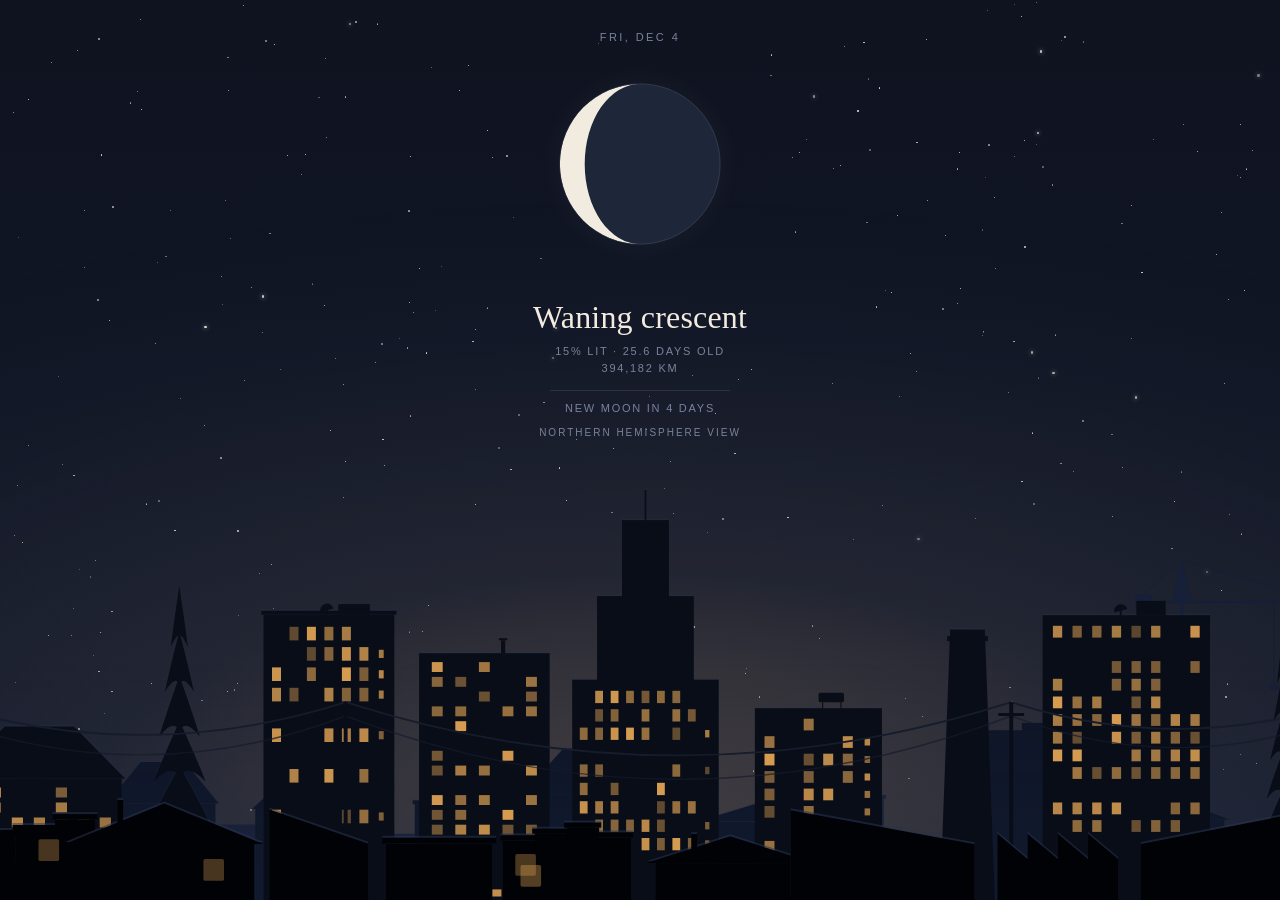
<file: index.html>
<!DOCTYPE html>
<html lang="en">
<head>
<meta charset="utf-8">
<meta name="viewport" content="width=device-width, initial-scale=1, viewport-fit=cover">
<title>Moon</title>
<meta name="description" content="The phase of the moon tonight, over a small city.">
<meta name="theme-color" content="#0f1320">
<meta name="apple-mobile-web-app-capable" content="yes">
<meta name="mobile-web-app-capable" content="yes">
<meta name="apple-mobile-web-app-title" content="Moon">
<meta name="apple-mobile-web-app-status-bar-style" content="black-translucent">
<link rel="manifest" href="manifest.json">
<link rel="icon" href="icons/icon-192.png" sizes="192x192" type="image/png">
<link rel="apple-touch-icon" href="icons/apple-touch-icon.png">
<link rel="stylesheet" href="css/moon.css">
</head>
<body>
  <div id="install" class="install" role="region" aria-label="Install" hidden>
    <span id="install-text"></span>
    <button id="install-add" type="button" hidden>Add</button>
    <button id="install-no" type="button" aria-label="Dismiss">&times;</button>
  </div>

  <div id="sky" aria-hidden="true"></div>
  <div id="glow" aria-hidden="true"></div>

  <div class="date fade" id="date"></div>

  <div class="moon-wrap fade" style="animation-delay:.05s">
   <div class="moon-pos">
    <svg viewBox="-128 -128 256 256" role="img" aria-labelledby="a11y">
      <title id="a11y">Moon phase</title>
      <defs>
        <radialGradient id="moonGlow">
          <stop offset="42%" stop-color="rgba(242,236,224,.20)"/>
          <stop offset="100%" stop-color="rgba(242,236,224,0)"/>
        </radialGradient>
        <clipPath id="discClip"><circle cx="0" cy="0" r="100"/></clipPath>
        <clipPath id="litClip"><path id="clipPath" d=""/></clipPath>
      </defs>

      <circle id="halo" cx="0" cy="0" r="126" fill="url(#moonGlow)"/>
      <circle cx="0" cy="0" r="100" fill="var(--ink-lift)"/>
      <!-- earthshine: the unlit face is lit by the Earth, most visibly when
           the crescent is thin -->
      <circle id="earthshine" cx="0" cy="0" r="100" fill="var(--earthshine)" opacity="0"/>
      <circle cx="0" cy="0" r="100" fill="none" stroke="rgba(121,131,156,.35)" stroke-width="1"/>

      <g id="disc">
        <g clip-path="url(#discClip)">
          <path id="lit" d="" fill="var(--bone)"/>
          <!-- Clip stays in the disc's frame so it tracks the lit path; the
               maria turn inside it, because the surface follows the
               parallactic angle while the lit side follows the sun. -->
          <g clip-path="url(#litClip)">
            <g id="maria" fill="#ddd2bd">
              <ellipse cx="-30" cy="-38" rx="26" ry="20" opacity=".55"/>
              <ellipse cx="14"  cy="-52" rx="17" ry="13" opacity=".42"/>
              <ellipse cx="34"  cy="-8"  rx="22" ry="27" opacity=".48"/>
              <ellipse cx="-46" cy="18"  rx="19" ry="15" opacity=".38"/>
              <ellipse cx="-8"  cy="30"  rx="14" ry="11" opacity=".30"/>
              <ellipse cx="52"  cy="46"  rx="11" ry="9"  opacity=".26"/>
            </g>
          </g>
        </g>
      </g>
    </svg>
   </div>
  </div>

  <h1 class="name fade" id="name" style="animation-delay:.1s">&nbsp;</h1>
  <div class="stats fade" id="stats" style="animation-delay:.15s"></div>
  <div class="stats detail fade" id="detail" style="animation-delay:.18s"></div>
  <div class="next fade" id="next" style="animation-delay:.2s"></div>
  <div class="foot fade" style="animation-delay:.25s"><button id="hemi" type="button"></button></div>

  <div id="town" aria-hidden="true"></div>
<script type="module" src="js/app.js"></script>
</body>
</html>
</file>
<file: css/moon.css>
/* Moon -- phase display over a small city.
   Palette and layout only; scene.js paints the sky and skyline. */

:root{
  --ink:        #0f1320;
  --ink-lift:   #1b2233;
  --bone:       #f2ece0;
  --bone-dim:   #ddd3c0;
  --earthshine: #56658c;      /* the unlit face, lit by the Earth */
  --muted:      #79839c;
  --hair:       rgba(121,131,156,.22);
  /* Depth ramp, monotonic: lighter is further. Below about L=0.008 there is
     no usable separation left between two fills, so these only have to avoid
     fighting the real cue -- see --town-edge. */
  --town-far:   #16203a;
  --town-back:  #0e1526;
  --town-front: #080d18;
  --town-fore:  #010206;

  /* The actual separator. A thin line along each roofline carries about ten
     times the luminance difference two dark fills can, which is why the
     foreground reads as in front at all. */
  --town-edge:  #2a3550;
  --wire:       #161c2b;
  --win:        #e0a355;
  --win-tv:     #7ea6d8;      /* one window with a television in it */

  /* Conservative default only. scene.js measures the text column and grows
     this to whatever is genuinely left over -- the column's height moves with
     the reader's font size, so any fixed reserve overlaps the skyline for
     somebody. This value is what you get if the script never runs. */
  --town-h: clamp(110px, 20vh, 190px);
  --moon-y: 0px;              /* reserved: real altitude above the roofline */

  /* the sky, blended toward twilight by the sun's real altitude */
  --sky-hi: #0f1320;
  --sky-lo: #141a2b;

  --serif: "Iowan Old Style","Palatino Linotype",Palatino,Georgia,"Times New Roman",serif;
  --sans: ui-sans-serif,-apple-system,"Segoe UI",Roboto,sans-serif;
}
*{box-sizing:border-box;-webkit-tap-highlight-color:transparent}
html,body{height:100%}
body{
  margin:0;
  background:linear-gradient(to bottom, var(--sky-hi), var(--sky-lo));
  color:var(--bone);
  font-family:var(--sans);
  display:flex;
  flex-direction:column;
  align-items:center;
  justify-content:center;
  padding:calc(env(safe-area-inset-top) + 24px) 24px calc(var(--town-h) + 16px);
  overflow:hidden;
}

/* The sky wheels very slowly around the moon, like a long exposure.
   scene.js sets left/top/width/height: the field has to be fitted to the
   farthest screen corner or the rotation drags bare patches into view. */
#sky{
  position:fixed;left:0;top:0;width:100%;height:100%;
  pointer-events:none;z-index:0;
}
.star{
  position:absolute;border-radius:50%;background:var(--bone);
  opacity:var(--o);will-change:opacity;
}
.star.lg{ box-shadow:0 0 4px 1px rgba(242,236,224,.30) }
@media (prefers-reduced-motion:no-preference){
  /* A sidereal day is the honest rate, but it is 0.06 deg over a ten-second
     glance -- which is to say invisible, and the sky may as well be a still.
     This is a stylised drift instead: perceptible if you watch, never a
     carousel. Raise it back toward 86164s for the true rate. */
  #sky{animation:wheel 1200s linear infinite}
  .star{animation:twinkle var(--dur) ease-in-out var(--delay) infinite}
}
@keyframes wheel{ to{ transform:rotate(360deg) } }
@keyframes twinkle{
  0%,100%{ opacity:calc(var(--o) * var(--amp, .55)) }
  50%    { opacity:var(--o) }
}

/* streetlight bleed: sits above the stars, below the buildings, and reaches
   higher than the band so tall shapes still read against a lifted sky */
#glow{
  position:fixed;left:-10%;bottom:0;width:120%;
  height:calc(var(--town-h) * 2.2);
  z-index:0;pointer-events:none;
  background:
    radial-gradient(ellipse 55% 48% at 50% 100%, rgba(235,182,112,.20), transparent 72%),
    radial-gradient(ellipse 95% 85% at 50% 100%, rgba(224,163,85,.11),  transparent 70%),
    radial-gradient(ellipse 120% 100% at 50% 100%, rgba(126,140,178,.13), transparent 75%);
}

/* town sits in front of the sky, so stars set behind the roofline */
#town{
  position:fixed;left:0;right:0;bottom:0;
  height:var(--town-h);
  pointer-events:none;z-index:2;
}
#town svg{display:block;width:100%;height:100%}
.win{ transition:opacity .7s ease }   /* a light switching on, not a dissolve */

.date,.moon-wrap,.name,.stats,.next,.foot{position:relative;z-index:1}

.date{
  font-size:11px;letter-spacing:.22em;text-transform:uppercase;
  color:var(--muted);margin-bottom:16px;
}

/* the bottom margin is headroom for the altitude offset, so a low moon never
   sinks into the heading */
.moon-wrap{ width:min(56vw,210px,30vh);aspect-ratio:1;margin-bottom:12px }
/* Altitude and apparent size live here, not on .moon-wrap, so the intro
   fade's own transform never overwrites them. */
.moon-pos{
  width:100%;height:100%;
  transform:translateY(var(--moon-y)) scale(var(--moon-scale,1));
  /* Opacity is in here so a moon that has set fades out of the scene rather
     than dropping to its dimmed value in a single frame. */
  transition:transform .8s cubic-bezier(.22,.61,.36,1),
             opacity .9s ease;
}
.moon-wrap svg{display:block;width:100%;height:100%;overflow:visible}
/* The disc turns to the real bright-limb angle; animating it carries the
   moon round through the night rather than snapping.
   transform-origin must be 0 0, not 50% 50%: this viewBox is centred on the
   origin (-128 -128 256 256), and a percentage resolves against the box size
   to user (128,128) -- a corner -- which flings the disc off the canvas. */
#disc{ transform-box:view-box;transform-origin:0 0;
       transition:transform .5s cubic-bezier(.22,.61,.36,1) }

.name{
  font-family:var(--serif);
  font-size:clamp(25px,7vw,32px);
  font-weight:400;letter-spacing:.005em;
  margin:18px 0 0;text-align:center;line-height:1.15;
}

.stats{
  margin-top:9px;
  font-size:11px;letter-spacing:.16em;text-transform:uppercase;
  color:var(--muted);text-align:center;
}

.detail{ margin-top:5px;opacity:.72 }

.next{
  margin-top:16px;padding-top:11px;
  border-top:1px solid var(--hair);
  font-size:11px;letter-spacing:.16em;text-transform:uppercase;
  color:var(--muted);text-align:center;min-width:180px;
}

.foot{margin-top:4px}
.foot[hidden]{display:none}
button{
  appearance:none;background:none;border:0;
  font-family:var(--sans);font-size:10px;letter-spacing:.2em;text-transform:uppercase;
  color:var(--muted);padding:9px 14px;cursor:pointer;border-radius:2px;
}
button:hover{color:var(--bone-dim)}
button:focus-visible{outline:1px solid var(--muted);outline-offset:2px}

@media (prefers-reduced-motion:no-preference){
  .fade{animation:fade .7s ease both}
  @keyframes fade{from{opacity:0;transform:translateY(6px)}to{opacity:1;transform:none}}
}
@media (max-height:620px){
  .name{margin-top:20px}
  .next{margin-top:16px}
  .date{margin-bottom:16px}
}

@media (prefers-reduced-motion:reduce){
  .moon-pos,#disc{ transition:none }
}

/* A meteor: a short streak that stretches, then fades.
   The rotation has to live inside the keyframes -- an inline transform would
   simply be overridden by the animation -- and translateX after it moves the
   streak along its own axis, which is the direction it points. */
.meteor{
  position:fixed;z-index:0;pointer-events:none;
  height:1px;border-radius:1px;opacity:0;
  transform-origin:0 50%;
  background:linear-gradient(to right, rgba(242,236,224,0), rgba(242,236,224,.9));
}
@media (prefers-reduced-motion:no-preference){
  .meteor{animation:streak var(--dur,.7s) cubic-bezier(.4,0,.85,.4) forwards}
}
@keyframes streak{
  0%  {opacity:0;  transform:rotate(var(--rot)) translateX(0) scaleX(.15)}
  15% {opacity:.9}
  70% {opacity:.75}
  100%{opacity:0;  transform:rotate(var(--rot)) translateX(var(--travel)) scaleX(1)}
}

/* The home-screen offer. Fixed, so fitBand's measurement of the text column
   steps over it and the skyline keeps its height. */
.install{
  position:fixed;z-index:3;
  /* Bottom, over the skyline. At the top it covered the date, and the
     scenery is the one thing here that can afford to be sat on. */
  left:12px;right:12px;bottom:calc(env(safe-area-inset-bottom) + 12px);
  display:flex;align-items:center;gap:10px;
  padding:10px 10px 10px 14px;
  background:rgba(27,34,51,.94);
  border:1px solid var(--hair);border-radius:4px;
  font-size:10.5px;letter-spacing:.11em;text-transform:uppercase;
  color:var(--bone-dim);line-height:1.45;
}
.install[hidden]{display:none}
.install span{flex:1;min-width:0}
.install button{
  flex:none;padding:6px 10px;font-size:10px;letter-spacing:.16em;
  border:1px solid var(--hair);border-radius:3px;color:var(--bone-dim);
}
.install button:hover{color:var(--bone)}
#install-no{
  border:0;padding:6px 8px;font-size:15px;letter-spacing:0;line-height:1;
}
@media (prefers-reduced-motion:no-preference){
  .install{animation:fade .5s ease both}
}
</file>
